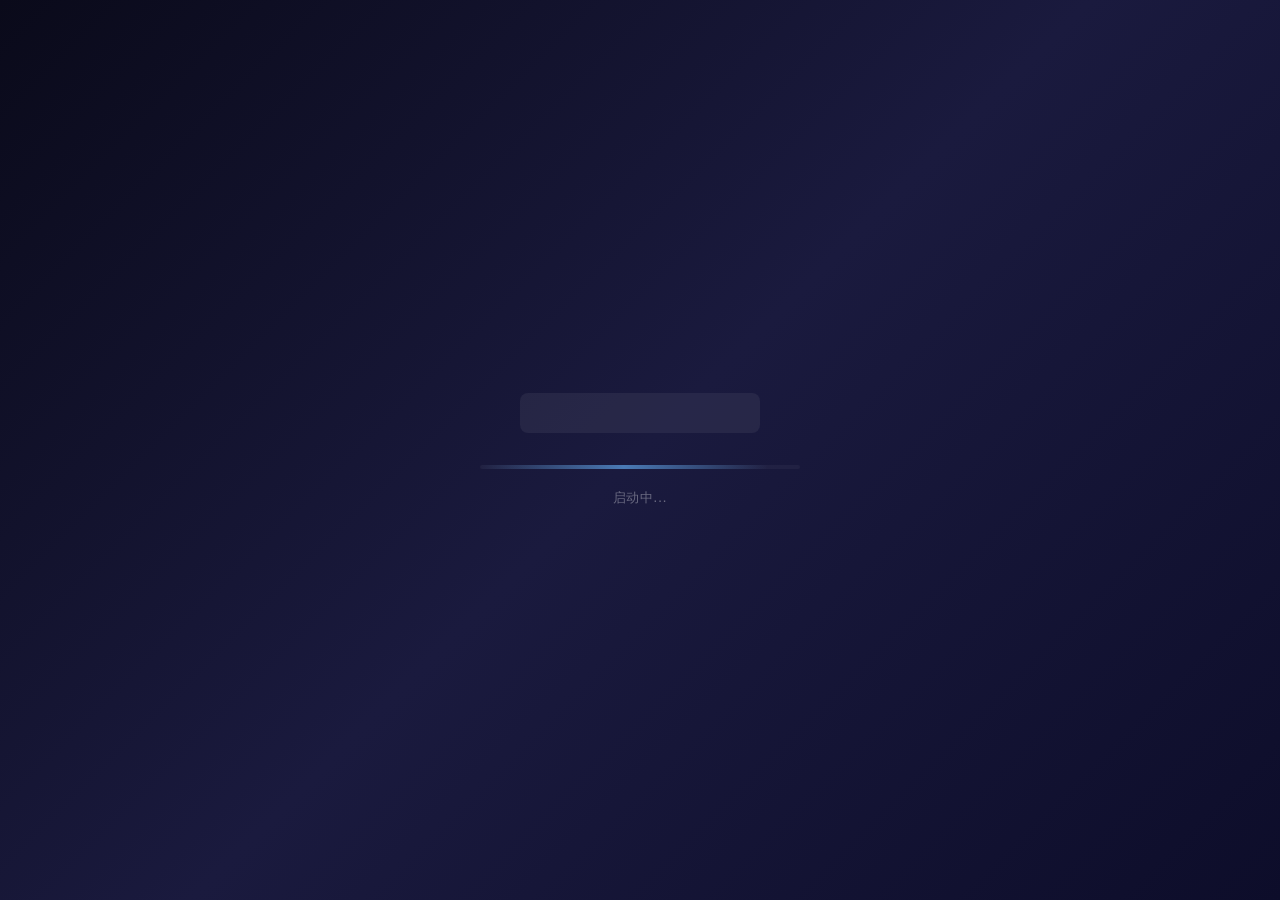
<file: index.html>
<!DOCTYPE html>
<html lang="zh-CN">
<head>
  <meta charset="UTF-8">
  <meta name="viewport" content="width=device-width, initial-scale=1.0">
  <title>五区之门 - 未来平台</title>
  <link rel="stylesheet" href="css/style.css">

  <!-- 预加载提示（不阻塞，仅提示浏览器提前建立连接） -->
  <link rel="dns-prefetch" href="//fonts.googleapis.com">
  <link rel="preconnect" href="https://13888285815.github.io">
  <link rel="preconnect" href="https://fonts.googleapis.com">

  <!-- 骨架屏CSS（首屏立即渲染，零JS依赖） -->
  <style>
    body { margin: 0; overflow: hidden; background: #0a0a1a; }
    #loading-screen {
      position: fixed; inset: 0; z-index: 9999;
      background: linear-gradient(135deg, #0a0a1a 0%, #1a1a3e 50%, #0d0d2a 100%);
      display: flex; flex-direction: column; align-items: center; justify-content: center;
      transition: opacity 0.5s;
    }
    #loading-screen.fade-out { opacity: 0; pointer-events: none; }
    .skeleton-title {
      width: 240px; height: 40px; background: rgba(255,255,255,0.06);
      border-radius: 8px; margin-bottom: 32px;
      animation: shimmer 1.5s infinite;
    }
    .skeleton-bar {
      width: 320px; height: 4px; background: rgba(255,255,255,0.04);
      border-radius: 2px; overflow: hidden;
    }
    #loading-progress {
      height: 100%; width: 0%;
      background: linear-gradient(90deg, transparent, rgba(100,180,255,0.6), transparent);
      border-radius: 2px; transition: width 0.3s;
      animation: shimmer 1.5s infinite;
    }
    @keyframes shimmer {
      0%,100% { background: rgba(255,255,255,0.06); }
      50% { background: rgba(255,255,255,0.12); }
    }
    .loading-tip {
      margin-top: 20px; color: rgba(255,255,255,0.35);
      font-size: 13px; font-family: system-ui, sans-serif;
      letter-spacing: 0.5px;
    }

    /* 2D后备界面样式（WebGL不支持时显示） */
    #fallback-2d {
      position: fixed; inset: 0; z-index: 10000;
      background: linear-gradient(135deg, #0a0a1a 0%, #1a1a3e 50%, #0d0d2a 100%);
      display: none; flex-direction: column; align-items: center; justify-content: center;
      color: white; font-family: system-ui, sans-serif;
    }
    #fallback-2d.show { display: flex; }
    .fallback-title {
      font-size: 32px; font-weight: 700; margin-bottom: 16px;
      background: linear-gradient(135deg, #FFD700, #FFA500);
      -webkit-background-clip: text; -webkit-text-fill-color: transparent;
      background-clip: text;
    }
    .fallback-subtitle {
      font-size: 16px; color: rgba(255,255,255,0.6); margin-bottom: 48px;
    }
    .fallback-zones {
      display: grid; grid-template-columns: repeat(5, 1fr); gap: 24px;
      max-width: 900px; width: 100%; padding: 0 24px;
    }
    .fallback-zone-card {
      background: rgba(255,255,255,0.08); border: 1px solid rgba(255,255,255,0.12);
      border-radius: 16px; padding: 24px; text-align: center;
      cursor: pointer; transition: all 0.3s; backdrop-filter: blur(10px);
    }
    .fallback-zone-card:hover {
      background: rgba(255,255,255,0.12); border-color: rgba(255,255,255,0.24);
      transform: translateY(-4px);
    }
    .fallback-zone-icon {
      font-size: 48px; margin-bottom: 12px; display: block;
    }
    .fallback-zone-name {
      font-size: 18px; font-weight: 600; margin-bottom: 8px;
    }
    .fallback-zone-desc {
      font-size: 13px; color: rgba(255,255,255,0.5); line-height: 1.5;
    }
    .fallback-tip {
      margin-top: 48px; font-size: 13px; color: rgba(255,255,255,0.35);
      padding: 12px 24px; background: rgba(255,255,255,0.04);
      border-radius: 8px; border: 1px solid rgba(255,255,255,0.08);
    }
    #museum-btn {
      position: fixed; bottom: 20px; right: 20px; z-index: 999;
      padding: 10px 20px; border: none; border-radius: 8px;
      background: linear-gradient(135deg, #3b82f6, #8b5cf6);
      color: #fff; font-size: 15px; cursor: pointer;
      transition: all 0.2s; display: none;
    }
    #museum-btn:hover { transform: translateY(-2px); box-shadow: 0 4px 12px rgba(59,130,246,0.4); }
    #museum-btn.visible { display: block; }
  </style>
</head>
<body>
  <!-- 骨架屏（纯CSS，HTML解析完立即显示） -->
  <div id="loading-screen">
    <div class="skeleton-title"></div>
    <div class="skeleton-bar">
      <div id="loading-progress"></div>
    </div>
    <div class="loading-tip">正在加载 3D 场景...</div>
  </div>

  <!-- 2D后备界面（WebGL不支持时显示，支持三层导航） -->
  <div id="fallback-2d">
    <div id="fallback-main">
      <div class="fallback-title">五区之门</div>
      <div class="fallback-subtitle">2D兼容模式 · 支持三层导航</div>
      <div class="fallback-zones">
        <div class="fallback-zone-card" onclick="window._fbShowZone('adult')">
          <span class="fallback-zone-icon">🏢</span>
          <div class="fallback-zone-name">成人区</div>
          <div class="fallback-zone-desc">商业区，付费服务、专业工具、企业级应用</div>
        </div>
        <div class="fallback-zone-card" onclick="window._fbShowZone('teen')">
          <span class="fallback-zone-icon">🎓</span>
          <div class="fallback-zone-name">青少年区</div>
          <div class="fallback-zone-desc">学习区，编程教育、学科辅导、兴趣培养</div>
        </div>
        <div class="fallback-zone-card" onclick="window._fbShowZone('children')">
          <span class="fallback-zone-icon">🧸</span>
          <div class="fallback-zone-name">儿童区</div>
          <div class="fallback-zone-desc">教育区，互动故事、益智游戏、安全教育</div>
        </div>
        <div class="fallback-zone-card" onclick="window._fbShowZone('elderly')">
          <span class="fallback-zone-icon">🏯</span>
          <div class="fallback-zone-name">老年区</div>
          <div class="fallback-zone-desc">公益区，大字版、语音助手、健康监测</div>
        </div>
        <div class="fallback-zone-card" onclick="window._fbShowZone('accessible')">
          <span class="fallback-zone-icon">♿</span>
          <div class="fallback-zone-name">残障友好区</div>
          <div class="fallback-zone-desc">无障碍区，高对比度、大字体、屏幕阅读器支持</div>
        </div>
      </div>
      <div class="fallback-tip">💡 提示：使用 Chrome/Firefox/Edge 最新版本可获得最佳3D体验</div>
    </div>
    <div id="fallback-zone-page" style="display:none"></div>
  </div>

  <div id="container"></div>

  <div id="ui-overlay">
    <div id="zone-prompt" class="hidden">
      <p id="zone-name"></p>
      <p id="zone-hint">点击进入</p>
    </div>
    <button id="back-button" class="hidden">返回五区之门</button>
    <div id="fps-counter" class="hidden">FPS: 0</div>
    <button id="museum-btn" class="hidden">🏛️ 博物馆</button>
  </div>

  <!--
    加载策略：
    1. HTML+CSS骨架屏：DOMContentLoaded < 200ms（纯静态，无JS依赖）
    2. Three.js：window.load 后 requestIdleCallback 触发（不在首屏关键路径）
    3. 业务模块：与Three.js同批次并行加载
    4. preconnect：提前预解析外部域名
    5. WebGL降级：不支持时显示2D后备界面
  -->
  <script>
  (function() {
    // 工具函数：动态加载JS
    function loadJS(src) {
      return new Promise(function(resolve, reject) {
        var s = document.createElement('script');
        s.src = src; s.onload = resolve; s.onerror = reject;
        document.head.appendChild(s);
      });
    }
    // 按序加载
    function loadSeq(arr) {
      return arr.reduce(function(chain, src) {
        return chain.then(function() { return loadJS(src); });
      }, Promise.resolve());
    }

    // 进度条
    function setProgress(pct, text) {
      var bar = document.getElementById('loading-progress');
      var tip = document.querySelector('.loading-tip');
      if (bar) bar.style.width = pct + '%';
      if (tip && text) tip.textContent = text;
    }

    // 骨架屏控制
    function hideLoading() {
      var ls = document.getElementById('loading-screen');
      if (ls) {
        ls.classList.add('fade-out');
        setTimeout(function() { if (ls.parentNode) ls.parentNode.removeChild(ls); }, 600);
      }
    }
    window.__removeLoadingScreen = hideLoading;

    // 显示2D后备界面
    window.__show2DFallback = function() {
      hideLoading();
      var fallback = document.getElementById('fallback-2d');
      if (fallback) fallback.classList.add('show');
    };

    // 加载2D后备界面
    function load2DFallback() {
      setProgress(100, '加载2D兼容模式...');
      setTimeout(function() {
        window.__show2DFallback();
      }, 500);
    }

    // 启动
    window.addEventListener('DOMContentLoaded', function() {
      setProgress(5, '检测环境...');

      // 轻量WebGL检测（无需Three.js）
      var webglSupported = false;
      try {
        var c = document.createElement('canvas');
        var gl = c.getContext('webgl2') || c.getContext('webgl');
        if (gl) { webglSupported = true; }
      } catch(e) { webglSupported = false; }

      if (!webglSupported) {
        setProgress(100, '检测到兼容模式，正在加载2D界面...');
        // WebGL不支持，加载2D后备界面
        load2DFallback();
        return;
      }

      setProgress(10, '加载3D引擎...');

      // 第一步：Three.js 改为 window.load 后触发（让首屏骨架屏先渲染）
      window.addEventListener('load', function onLoad() {
        window.removeEventListener('load', onLoad);
        var doIdle = window.requestIdleCallback || function(cb) { setTimeout(cb, 0); };
        doIdle(function() {
          loadJS('js/lib/three.min.js').then(function() {
            setProgress(40, '初始化模块...');

            // 第二步：业务模块并行加载（模块间无依赖关系）
            return Promise.all([
              loadJS('js/config.js'),
              loadJS('js/sceneManager.js'),
              loadJS('js/firstPersonController.js'),
              loadJS('js/buildingModels.js'),
              loadJS('js/particleEffects.js'),
              loadJS('js/doorInteraction.js'),
              loadJS('js/sceneLoader.js'),
              loadJS('js/zoneScenes.js'),
              loadJS('js/plaza.js'),
              loadJS('js/zonePanels.js'),
              loadJS('js/app.js')
            ]).then(() => {
              // 加载2D界面交互模块（需求文档§5.2.5）
              return loadJS('js/zoneInteraction.js');
            });
          }).then(function() {
            setProgress(90, '启动中...');
          }).catch(function(err) {
            console.error('[Loader] 加载失败:', err);
            // Three.js加载失败，显示2D后备界面
            load2DFallback();
          });
        });
      });

      // 兜底超时
      setTimeout(hideLoading, 8000);

      // 2D后备界面三层导航（WebGL fallback）
      window._fbShowZone = function(zoneId) {
        const mainDiv = document.getElementById('fallback-main');
        const pageDiv = document.getElementById('fallback-zone-page');
        if (!mainDiv || !pageDiv) return;
        mainDiv.style.display = 'none';
        const zoneData = {
          adult: { name: '🌆 成人区 · 商业中心', color: '#4361ee', bg: '#1a1a2e', modules: [
            { icon: '🤖', name: 'AI Agent 市场', desc: '专业AI助手', type: 'agent' },
            { icon: '🔧', name: 'Skill 交易市场', desc: '技能工具交易', type: 'skill' },
            { icon: '💰', name: 'Token 购买', desc: '灵活计费', type: 'token' },
            { icon: '📦', name: '个人仓库', desc: '类GitHub管理', type: 'repo' },
            { icon: '📊', name: '数据分析', desc: '智能分析报告', type: 'analytics' },
            { icon: '💵', name: '收入结算', desc: '查看收入提现', type: 'settlement' },
          ]},
          teen: { name: '🎒 青少年区 · 学习中心', color: '#2196F3', bg: '#E3F2FD', modules: [
            { icon: '💻', name: '编程教育 Agent', desc: 'Python/JavaScript入门', type: 'course' },
            { icon: '📐', name: '学科辅导 Agent', desc: '数学/物理/化学/英语', type: 'course' },
            { icon: '🎨', name: '兴趣培养 Agent', desc: '音乐/绘画/摄影', type: 'course' },
            { icon: '📈', name: '学习进度跟踪', desc: '可视化报告', type: 'progress' },
            { icon: '👨👩👧', name: '家长监控面板', desc: '使用时间、内容过滤', type: 'parent' },
          ]},
          children: { name: '🧸 儿童区 · 游乐中心', color: '#FF4081', bg: '#FFF9C4', modules: [
            { icon: '📖', name: '互动故事', desc: 'AI语音讲故事', type: 'story' },
            { icon: '🧩', name: '益智游戏', desc: '数学游戏、拼图', type: 'game' },
            { icon: '🚦', name: '安全教育', desc: '交通/消防/网络安全', type: 'safety' },
            { icon: '👨👩👧', name: '家长监控', desc: '内容过滤', type: 'parent' },
          ]},
          elderly: { name: '🏯 老年区 · 养生中心', color: '#8D6E63', bg: '#FFF3E0', modules: [
            { icon: '🎤', name: '语音助手', desc: '语音输入输出', type: 'voice' },
            { icon: '❤️', name: '健康监测', desc: '血压、血糖记录', type: 'health' },
            { icon: '🆘', name: '紧急呼叫', desc: '一键呼叫', type: 'emergency' },
            { icon: '🤝', name: '社区互助', desc: '志愿服务', type: 'community' },
            { icon: '🌿', name: '养生知识', desc: '健康生活指南', type: 'health' },
          ]},
          accessible: { name: '♿ 残障友好区 · 无障碍中心', color: '#FF6347', bg: '#fff', modules: [
            { icon: '🔊', name: '屏幕阅读器', desc: 'ARIA标签、语音朗读', type: 'screenreader' },
            { icon: '⌨️', name: '键盘导航', desc: 'Tab/Enter支持', type: 'keyboard' },
            { icon: '🎙️', name: '语音控制', desc: '语音命令替代点击', type: 'voice' },
            { icon: '🎨', name: '个性化设置', desc: '颜色、字体、语速', type: 'settings' },
            { icon: '👁️', name: '高对比度', desc: 'WCAG 2.1 AA', type: 'contrast' },
          ]},
        };
        const data = zoneData[zoneId];
        if (!data) return;
        pageDiv.innerHTML = `
          <div style="padding:20px;min-height:100vh;background:${data.bg}">
            <div style="display:flex;justify-content:space-between;align-items:center;padding:15px 20px;background:${data.color};border-radius:12px 12px 0 0">
              <div style="font-size:26px;font-weight:600;color:#fff">${data.name}</div>
              <button onclick="window._fbBack()" style="padding:10px 20px;border:none;border-radius:8px;background:rgba(255,255,255,0.3);color:#fff;font-size:16px;cursor:pointer">← 返回</button>
            </div>
            <div style="display:grid;grid-template-columns:repeat(auto-fill,minmax(260px,1fr));gap:16px;padding:20px">
              ${data.modules.map(m => `
                <div onclick="window._fbShowList('${zoneId}','${m.type}')" style="border-radius:12px;padding:20px;background:#fff;border:2px solid ${data.color};transition:transform 0.2s,box-shadow 0.2s;cursor:pointer"
                     onmouseenter="this.style.transform='translateY(-3px)';this.style.boxShadow='0 12px 30px rgba(0,0,0,0.15)'"
                     onmouseleave="this.style.transform='none';this.style.boxShadow='none'">
                  <div style="font-size:40px;margin-bottom:10px">${m.icon}</div>
                  <div style="font-size:18px;font-weight:600;margin-bottom:8px;color:${data.color}">${m.name}</div>
                  <div style="font-size:14px;color:#666">${m.desc}</div>
                </div>
              `).join('')}
            </div>
          </div>
        `;
        pageDiv.style.display = 'block';
      };

      window._fbShowList = function(zoneId, moduleType) {
        const pageDiv = document.getElementById('fallback-zone-page');
        if (!pageDiv) return;
        const zoneData = {
          adult: { color: '#4361ee', bg: '#1a1a2e', items: moduleType === 'agent' ? [
            { name: '编程助手', desc: 'Python/JavaScript代码生成与调试', price: 10, icon: '💻' },
            { name: '设计大师', desc: 'UI/UX设计建议与素材生成', price: 15, icon: '🎨' },
            { name: '数据分析师', desc: 'Excel/CSV数据可视化分析', price: 20, icon: '📊' },
            { name: '文案策划', desc: '营销文案、广告语生成', price: 8, icon: '✍️' },
          ] : [
            { name: '高级爬虫工具', desc: '支持反爬对抗，自动代理轮换', price: 50, icon: '🕷️' },
            { name: 'PDF转换器', desc: 'Word/Excel/图片转PDF，无水印', price: 20, icon: '📄' },
            { name: 'API调试器', desc: 'REST/GraphQL请求模拟，参数校验', price: 30, icon: '🔌' },
          ]},
          teen: { color: '#2196F3', bg: '#E3F2FD', items: [
            { name: 'Python入门', desc: '零基础Python编程入门，闯关式学习', price: 0, icon: '🐍' },
            { name: 'JavaScript小游戏', desc: '用JS制作贪吃蛇、俄罗斯方块', price: 0, icon: '🎮' },
            { name: 'Scratch创意编程', desc: '拖拽式编程，培养逻辑思维', price: 0, icon: '🧩' },
            { name: 'HTML/CSS网页制作', desc: '从零开始做自己的网站', price: 0, icon: '🌐' },
          ]},
          children: { color: '#FF4081', bg: '#FFF9C4', items: moduleType === 'story' ? [
            { name: '小红帽', desc: '经典格林童话，AI互动结局', icon: '🌲' },
            { name: '三只小猪', desc: '建造不同的房子，结果会怎样？', icon: '🏠' },
          ] : [
            { name: '数学大冒险', desc: '加减乘除闯关，锻炼计算能力', icon: '🔢' },
            { name: '记忆翻翻乐', desc: '翻牌配对，训练记忆力', icon: '🧠' },
          ]},
          elderly: { color: '#8D6E63', bg: '#FFF3E0', items: [
            { name: '春季养生指南', desc: '多吃蔬菜水果，少吃辛辣油腻，适当运动', icon: '🌿' },
            { name: '高血压自我管理', desc: '限制盐分摄入，每天不超过6克', icon: '🩸' },
            { name: '糖尿病饮食调理', desc: '控制碳水化合物摄入，少食多餐', icon: '💉' },
            { name: '睡眠健康指南', desc: '保持规律作息，每晚7-8小时睡眠', icon: '😴' },
          ]},
          accessible: { color: '#FF6347', bg: '#fff', items: [
            { name: '高对比度模式', desc: '增强文字与背景对比度', icon: '👁️' },
            { name: '大字体显示', desc: '字体放大至24px-36px可调', icon: '🔤' },
            { name: '语音朗读', desc: '自动朗读页面内容', icon: '🔊' },
            { name: '键盘导航', desc: '支持Tab/Enter等键盘操作', icon: '⌨️' },
          ]},
        };
        const data = zoneData[zoneId];
        if (!data) return;
        pageDiv.innerHTML = `
          <div style="padding:20px;min-height:100vh;background:${data.bg}">
            <div style="display:flex;justify-content:space-between;align-items:center;padding:15px 20px;background:${data.color};border-radius:12px 12px 0 0">
              <div style="font-size:22px;font-weight:600;color:#fff">列表</div>
              <button onclick="window._fbShowZone('${zoneId}')" style="padding:10px 20px;border:none;border-radius:8px;background:rgba(255,255,255,0.3);color:#fff;font-size:16px;cursor:pointer">← 返回</button>
            </div>
            <div style="display:grid;grid-template-columns:repeat(auto-fill,minmax(260px,1fr));gap:16px;padding:20px">
              ${data.items.map(item => `
                <div style="border-radius:12px;padding:20px;background:#fff;border:2px solid ${data.color};cursor:pointer"
                     onclick="alert('正在启动 ${item.name}...')">
                  <div style="font-size:40px;margin-bottom:10px">${item.icon}</div>
                  <div style="font-size:18px;font-weight:600;margin-bottom:8px;color:${data.color}">${item.name}</div>
                  <div style="font-size:14px;color:#666;margin-bottom:10px">${item.desc}</div>
                  ${item.price !== undefined ? `<div style="color:#f72585;font-weight:600">💰 ${item.price} Token${item.price === 0 ? '（免费）' : '/次'}</div>` : ''}
                </div>
              `).join('')}
            </div>
          </div>
        `;
      };


      window._fbBack = function() {
        const mainDiv = document.getElementById('fallback-main');
        const pageDiv = document.getElementById('fallback-zone-page');
        if (mainDiv) mainDiv.style.display = 'block';
        if (pageDiv) pageDiv.style.display = 'none';
      };
    });
  })();
  </script>
</body>
</html>
</file>
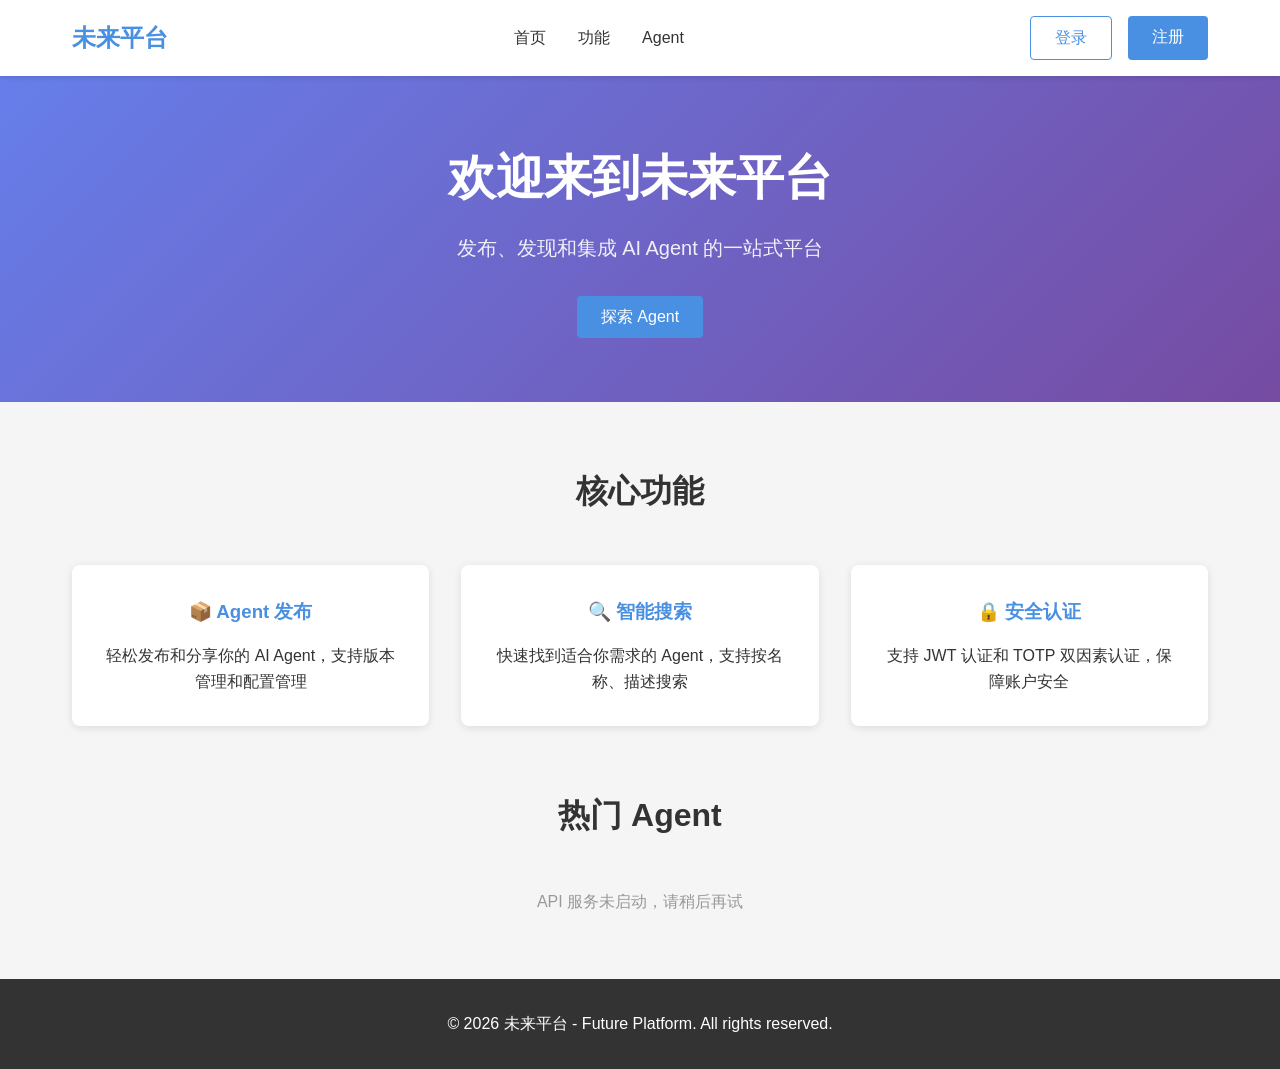
<file: platform/index.html>
<!DOCTYPE html>
<html lang="zh-CN">
<head>
    <meta charset="UTF-8">
    <meta name="viewport" content="width=device-width, initial-scale=1.0">
    <title>未来平台 - Future Platform</title>
    <script src="config.js"></script>
    <style>
        * {
            margin: 0;
            padding: 0;
            box-sizing: border-box;
        }

        body {
            font-family: -apple-system, BlinkMacSystemFont, "Segoe UI", Roboto, "Helvetica Neue", Arial, sans-serif;
            line-height: 1.6;
            color: #333;
            background: #f5f5f5;
        }

        /* 头部导航 */
        header {
            background: #fff;
            box-shadow: 0 2px 4px rgba(0,0,0,0.1);
            position: sticky;
            top: 0;
            z-index: 100;
        }

        nav {
            max-width: 1200px;
            margin: 0 auto;
            padding: 1rem 2rem;
            display: flex;
            justify-content: space-between;
            align-items: center;
        }

        .logo {
            font-size: 1.5rem;
            font-weight: bold;
            color: #4A90E2;
        }

        .nav-links {
            display: flex;
            gap: 2rem;
            list-style: none;
        }

        .nav-links a {
            text-decoration: none;
            color: #333;
            font-weight: 500;
        }

        .nav-links a:hover {
            color: #4A90E2;
        }

        .auth-buttons {
            display: flex;
            gap: 1rem;
        }

        .btn {
            padding: 0.5rem 1.5rem;
            border: none;
            border-radius: 4px;
            cursor: pointer;
            font-size: 1rem;
            text-decoration: none;
            display: inline-block;
        }

        .btn-primary {
            background: #4A90E2;
            color: white;
        }

        .btn-secondary {
            background: transparent;
            color: #4A90E2;
            border: 1px solid #4A90E2;
        }

        /* Hero 区 */
        .hero {
            background: linear-gradient(135deg, #667eea 0%, #764ba2 100%);
            color: white;
            text-align: center;
            padding: 4rem 2rem;
        }

        .hero h1 {
            font-size: 3rem;
            margin-bottom: 1rem;
        }

        .hero p {
            font-size: 1.25rem;
            margin-bottom: 2rem;
            opacity: 0.9;
        }

        /* 功能展示区 */
        .features {
            max-width: 1200px;
            margin: 4rem auto;
            padding: 0 2rem;
        }

        .features h2 {
            text-align: center;
            font-size: 2rem;
            margin-bottom: 3rem;
        }

        .feature-grid {
            display: grid;
            grid-template-columns: repeat(auto-fit, minmax(300px, 1fr));
            gap: 2rem;
        }

        .feature-card {
            background: white;
            padding: 2rem;
            border-radius: 8px;
            box-shadow: 0 2px 8px rgba(0,0,0,0.1);
            text-align: center;
        }

        .feature-card h3 {
            color: #4A90E2;
            margin-bottom: 1rem;
        }

        /* Agent 列表区 */
        .agents {
            max-width: 1200px;
            margin: 4rem auto;
            padding: 0 2rem;
        }

        .agents h2 {
            text-align: center;
            font-size: 2rem;
            margin-bottom: 3rem;
        }

        .agent-grid {
            display: grid;
            grid-template-columns: repeat(auto-fill, minmax(280px, 1fr));
            gap: 2rem;
        }

        .agent-card {
            background: white;
            border-radius: 8px;
            box-shadow: 0 2px 8px rgba(0,0,0,0.1);
            padding: 1.5rem;            transition: transform 0.2s;
        }

        .agent-card:hover {
            transform: translateY(-4px);
            box-shadow: 0 4px 12px rgba(0,0,0,0.15);
        }

        .agent-card h3 {
            color: #333;
            margin-bottom: 0.5rem;
        }

        .agent-card p {
            color: #666;
            font-size: 0.9rem;
        }

        .agent-author {
            color: #4A90E2;
            font-size: 0.85rem;
            margin-top: 1rem;
        }

        /* 页脚 */
        footer {
            background: #333;
            color: white;
            text-align: center;
            padding: 2rem;
            margin-top: 4rem;
        }

        /* 响应式 */
        @media (max-width: 768px) {
            nav {
                flex-direction: column;
                gap: 1rem;
            }

            .nav-links {
                gap: 1rem;
            }

            .hero h1 {
                font-size: 2rem;
            }

            .feature-grid,
            .agent-grid {
                grid-template-columns: 1fr;
            }
        }
    </style>
</head>
<body>
    <header>
        <nav>
            <div class="logo">未来平台</div>
            <ul class="nav-links">
                <li><a href="#home">首页</a></li>
                <li><a href="#features">功能</a></li>
                <li><a href="#agents">Agent</a></li>
            </ul>
            <div class="auth-buttons">
                <a href="login.html" class="btn btn-secondary">登录</a>
                <a href="register.html" class="btn btn-primary">注册</a>
            </div>
        </nav>
    </header>

    <section class="hero" id="home">
        <h1>欢迎来到未来平台</h1>
        <p>发布、发现和集成 AI Agent 的一站式平台</p>
        <a href="#agents" class="btn btn-primary">探索 Agent</a>
    </section>

    <section class="features" id="features">
        <h2>核心功能</h2>
        <div class="feature-grid">
            <div class="feature-card">
                <h3>📦 Agent 发布</h3>
                <p>轻松发布和分享你的 AI Agent，支持版本管理和配置管理</p>
            </div>
            <div class="feature-card">
                <h3>🔍 智能搜索</h3>
                <p>快速找到适合你需求的 Agent，支持按名称、描述搜索</p>
            </div>
            <div class="feature-card">
                <h3>🔒 安全认证</h3>
                <p>支持 JWT 认证和 TOTP 双因素认证，保障账户安全</p>
            </div>
        </div>
    </section>

    <section class="agents" id="agents">
        <h2>热门 Agent</h2>
        <div class="agent-grid" id="agent-list">
            <!-- Agent 卡片将通过 JavaScript 动态加载 -->
        </div>
    </section>

    <footer>
        <p>&copy; 2026 未来平台 - Future Platform. All rights reserved.</p>
    </footer>

    <script>
        // 检查登录状态
        function checkAuth() {
            const token = localStorage.getItem('token');
            const authButtons = document.querySelector('.auth-buttons');
            
            if (token) {
                authButtons.innerHTML = `
                    <a href="profile.html" class="btn btn-secondary">个人中心</a>
                    <button onclick="logout()" class="btn btn-secondary">登出</button>
                `;
            }
        }

        // 登出
        function logout() {
            localStorage.removeItem('token');
            localStorage.removeItem('username');
            window.location.href = 'login.html';
        }

        // 加载 Agent 列表
        async function loadAgents() {
            try {
                const response = await fetch(`${PLATFORM_CONFIG.API_BASE}/api/v1/agents`);
                if (response.ok) {
                    const agents = await response.json();
                    const agentList = document.getElementById('agent-list');
                    
                    if (agents.length === 0) {
                        agentList.innerHTML = '<p style="text-align:center;grid-column:1/-1;">暂无 Agent，快来发布第一个吧！</p>';
                    } else {
                        agentList.innerHTML = agents.map(agent => `
                            <div class="agent-card">
                                <h3>${agent.name}</h3>
                                <p>${agent.description || '暂无描述'}</p>
                                <div class="agent-author">作者: ${agent.author}</div>
                                <div style="margin-top:0.5rem;font-size:0.8rem;color:#999;">
                                    版本: ${agent.version} | 状态: ${agent.status}
                                </div>
                            </div>
                        `).join('');
                    }
                } else {
                    console.error('Failed to load agents');                }
            } catch (error) {
                console.error('Error loading agents:', error);
                document.getElementById('agent-list').innerHTML = 
                    '<p style="text-align:center;grid-column:1/-1;color:#999;">API 服务未启动，请稍后再试</p>';
            }
        }

        // 页面加载时执行
        checkAuth();
        loadAgents();
    </script>
</body>
</html>
</file>
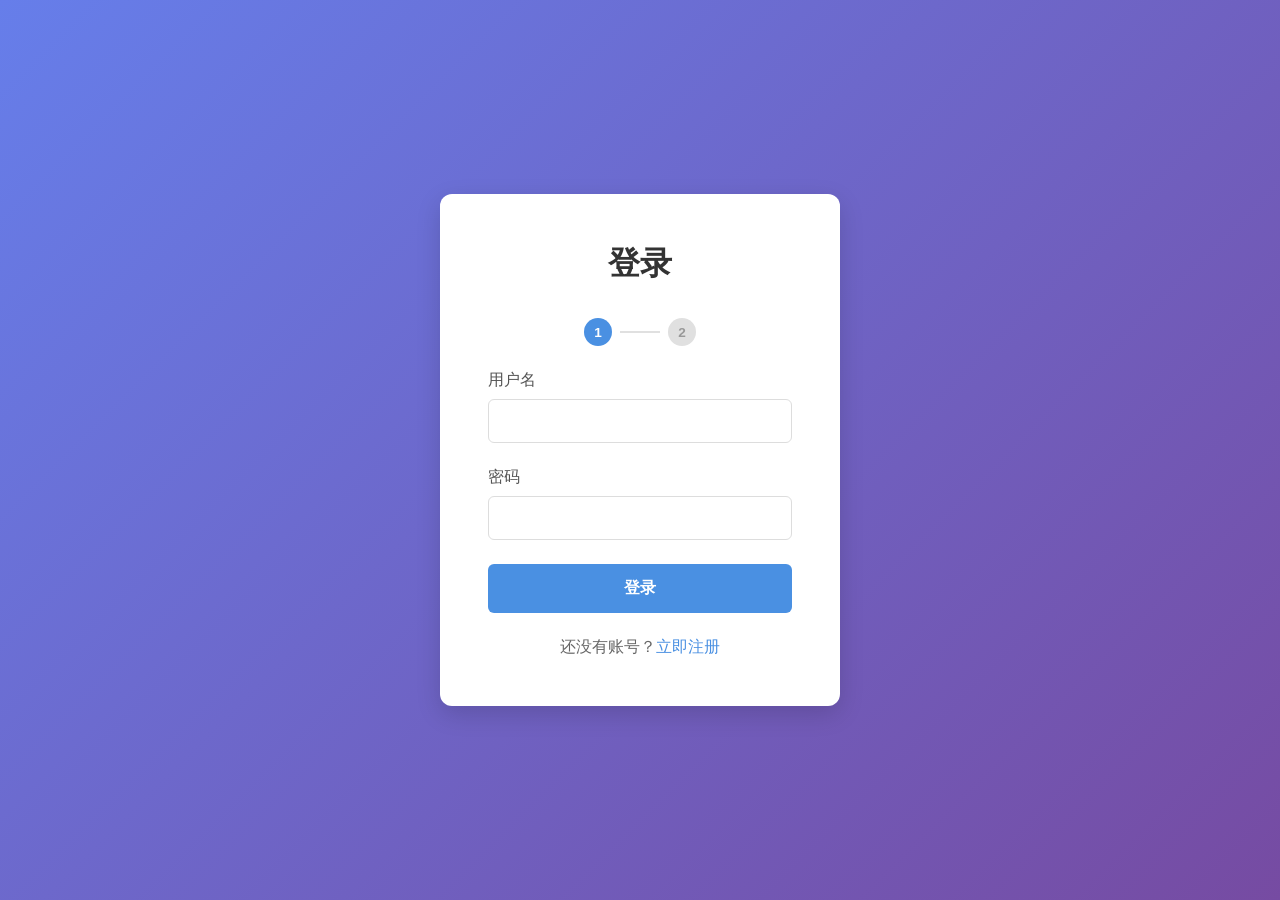
<file: platform/login.html>
<!DOCTYPE html>
<html lang="zh-CN">
<head>
    <meta charset="UTF-8">
    <meta name="viewport" content="width=device-width, initial-scale=1.0">
    <title>登录 - 未来平台</title>
    <script src="config.js"></script>
    <style>
        * {
            margin: 0;
            padding: 0;
            box-sizing: border-box;
        }

        body {
            font-family: -apple-system, BlinkMacSystemFont, "Segoe UI", Roboto, "Helvetica Neue", Arial, sans-serif;
            background: linear-gradient(135deg, #667eea 0%, #764ba2 100%);
            min-height: 100vh;
            display: flex;
            align-items: center;
            justify-content: center;
        }

        .login-container {
            background: white;
            border-radius: 12px;
            box-shadow: 0 8px 24px rgba(0,0,0,0.15);
            padding: 3rem;
            width: 100%;
            max-width: 400px;
        }

        h1 {
            text-align: center;
            color: #333;
            margin-bottom: 2rem;
            font-size: 2rem;
        }

        .form-group {
            margin-bottom: 1.5rem;
        }

        label {
            display: block;
            margin-bottom: 0.5rem;
            color: #555;
            font-weight: 500;
        }

        input {
            width: 100%;
            padding: 0.75rem;
            border: 1px solid #ddd;
            border-radius: 6px;
            font-size: 1rem;
            transition: border-color 0.2s;
        }

        input:focus {
            outline: none;
            border-color: #4A90E2;
        }

        .btn {
            width: 100%;
            padding: 0.875rem;
            background: #4A90E2;
            color: white;
            border: none;
            border-radius: 6px;
            font-size: 1rem;
            font-weight: 600;
            cursor: pointer;
            transition: background 0.2s;
        }

        .btn:hover {
            background: #357ABD;
        }

        .btn:disabled {
            background: #ccc;
            cursor: not-allowed;
        }

        .error-message {
            background: #fee;
            color: #c33;
            padding: 0.75rem;
            border-radius: 6px;
            margin-bottom: 1rem;
            display: none;
        }

        .info-message {
            background: #d1ecf1;
            color: #0c5460;
            padding: 0.75rem;
            border-radius: 6px;
            margin-bottom: 1rem;
            display: none;
            text-align: center;
        }

        .success-message {
            background: #d4edda;
            color: #155724;
            padding: 0.75rem;
            border-radius: 6px;
            margin-bottom: 1rem;
            display: none;
        }

        .link-text {
            text-align: center;
            margin-top: 1.5rem;
            color: #666;
        }

        .link-text a {
            color: #4A90E2;
            text-decoration: none;
            font-weight: 500;
        }

        .link-text a:hover {
            text-decoration: underline;
        }

        /* TOTP 验证码输入 */
        .totp-section {
            display: none;
        }

        .totp-section.active {
            display: block;
        }

        .totp-input-wrapper {
            display: flex;
            gap: 0.5rem;
            justify-content: center;
            margin-bottom: 1rem;
        }

        .totp-digit {
            width: 48px;
            height: 56px;
            text-align: center;
            font-size: 1.5rem;
            font-weight: 700;
            border: 2px solid #ddd;
            border-radius: 8px;
            transition: border-color 0.2s;
        }

        .totp-digit:focus {
            outline: none;
            border-color: #4A90E2;
            box-shadow: 0 0 0 3px rgba(74, 144, 226, 0.2);
        }

        .totp-hint {
            text-align: center;
            color: #666;
            font-size: 0.85rem;
            margin-bottom: 1rem;
        }

        .back-to-login {
            background: none;
            border: none;
            color: #4A90E2;
            cursor: pointer;
            font-size: 0.9rem;
            display: block;
            margin: 0 auto;
            padding: 0.5rem;
        }

        .back-to-login:hover {
            text-decoration: underline;
        }

        /* 步骤指示器 */
        .step-indicator {
            display: flex;
            align-items: center;
            justify-content: center;
            gap: 0.5rem;
            margin-bottom: 1.5rem;
        }

        .step {
            width: 28px;
            height: 28px;
            border-radius: 50%;
            background: #e0e0e0;
            color: #999;
            display: flex;
            align-items: center;
            justify-content: center;
            font-size: 0.85rem;
            font-weight: 600;
        }

        .step.active {
            background: #4A90E2;
            color: white;
        }

        .step.done {
            background: #28a745;
            color: white;
        }

        .step-line {
            width: 40px;
            height: 2px;
            background: #e0e0e0;
        }

        .step-line.active {
            background: #4A90E2;
        }
    </style>
</head>
<body>
    <div class="login-container">
        <h1>登录</h1>

        <!-- 步骤指示器 -->
        <div class="step-indicator">
            <div class="step active" id="step1">1</div>
            <div class="step-line" id="step-line"></div>
            <div class="step" id="step2">2</div>
        </div>

        <div class="error-message" id="error-message"></div>
        <div class="info-message" id="info-message"></div>

        <!-- 步骤1: 用户名+密码 -->
        <form id="login-form">
            <div class="form-group">
                <label for="username">用户名</label>
                <input type="text" id="username" name="username" required autocomplete="username">
            </div>
            <div class="form-group">
                <label for="password">密码</label>
                <input type="password" id="password" name="password" required autocomplete="current-password">
            </div>
            <button type="submit" class="btn" id="login-btn">登录</button>
        </form>

        <!-- 步骤2: TOTP 验证码 -->
        <div class="totp-section" id="totp-section">
            <div class="totp-hint">请输入 Authenticator 应用中的 6 位验证码</div>
            <div class="totp-input-wrapper" id="totp-inputs">
                <input type="text" maxlength="1" class="totp-digit" data-index="0" inputmode="numeric" pattern="[0-9]">
                <input type="text" maxlength="1" class="totp-digit" data-index="1" inputmode="numeric" pattern="[0-9]">
                <input type="text" maxlength="1" class="totp-digit" data-index="2" inputmode="numeric" pattern="[0-9]">
                <input type="text" maxlength="1" class="totp-digit" data-index="3" inputmode="numeric" pattern="[0-9]">
                <input type="text" maxlength="1" class="totp-digit" data-index="4" inputmode="numeric" pattern="[0-9]">
                <input type="text" maxlength="1" class="totp-digit" data-index="5" inputmode="numeric" pattern="[0-9]">
            </div>
            <button type="button" class="btn" id="verify-totp-btn">验证并登录</button>
            <button type="button" class="back-to-login" id="back-btn">← 返回密码登录</button>
        </div>

        <div class="link-text">
            还没有账号？<a href="register.html">立即注册</a>
        </div>
    </div>

    <script>
        const loginForm = document.getElementById('login-form');
        const errorMessage = document.getElementById('error-message');
        const infoMessage = document.getElementById('info-message');
        const loginBtn = document.getElementById('login-btn');
        const totpSection = document.getElementById('totp-section');
        const verifyTotpBtn = document.getElementById('verify-totp-btn');
        const backBtn = document.getElementById('back-btn');
        const step1 = document.getElementById('step1');
        const step2 = document.getElementById('step2');
        const stepLine = document.getElementById('step-line');

        let pendingUsername = '';

        // 显示/隐藏消息
        function showError(msg) {
            errorMessage.textContent = msg;
            errorMessage.style.display = 'block';
            infoMessage.style.display = 'none';
        }

        function showInfo(msg) {
            infoMessage.textContent = msg;
            infoMessage.style.display = 'block';
            errorMessage.style.display = 'none';
        }

        function hideMessages() {
            errorMessage.style.display = 'none';
            infoMessage.style.display = 'none';
        }

        // 切换到 TOTP 步骤
        function showTotpStep(username) {
            pendingUsername = username;
            loginForm.style.display = 'none';
            totpSection.classList.add('active');
            step1.classList.remove('active');
            step1.classList.add('done');
            step1.textContent = '✓';
            step2.classList.add('active');
            stepLine.classList.add('active');
            hideMessages();
            // 自动聚焦第一个输入框
            setTimeout(() => document.querySelector('.totp-digit').focus(), 100);
        }

        // 返回密码步骤
        function backToPasswordStep() {
            loginForm.style.display = 'block';
            totpSection.classList.remove('active');
            step1.classList.remove('done');
            step1.classList.add('active');
            step1.textContent = '1';
            step2.classList.remove('active');
            stepLine.classList.remove('active');
            hideMessages();
            // 清空 TOTP 输入
            document.querySelectorAll('.totp-digit').forEach(d => d.value = '');
            document.getElementById('password').value = '';
        }

        // TOTP 输入框自动跳转
        document.querySelectorAll('.totp-digit').forEach((input, idx) => {
            input.addEventListener('input', (e) => {
                const val = e.target.value.replace(/[^0-9]/g, '');
                e.target.value = val;
                if (val && idx < 5) {
                    document.querySelectorAll('.totp-digit')[idx + 1].focus();
                }
                // 6位输满自动提交
                if (idx === 5 && val) {
                    const code = Array.from(document.querySelectorAll('.totp-digit')).map(d => d.value).join('');
                    if (code.length === 6) {
                        verifyTotpBtn.click();
                    }
                }
            });

            input.addEventListener('keydown', (e) => {
                if (e.key === 'Backspace' && !e.target.value && idx > 0) {
                    document.querySelectorAll('.totp-digit')[idx - 1].focus();
                }
            });

            // 支持粘贴完整验证码
            input.addEventListener('paste', (e) => {
                e.preventDefault();
                const paste = (e.clipboardData || window.clipboardData).getData('text').replace(/[^0-9]/g, '');
                if (paste.length === 6) {
                    document.querySelectorAll('.totp-digit').forEach((d, i) => d.value = paste[i]);
                    document.querySelectorAll('.totp-digit')[5].focus();
                    setTimeout(() => verifyTotpBtn.click(), 200);
                }
            });
        });

        // 步骤1: 提交密码
        loginForm.addEventListener('submit', async (e) => {
            e.preventDefault();
            const username = document.getElementById('username').value.trim();
            const password = document.getElementById('password').value;

            hideMessages();
            loginBtn.disabled = true;
            loginBtn.textContent = '登录中...';

            try {
                const response = await fetch(`${PLATFORM_CONFIG.API_BASE}/api/v1/auth/login`, {
                    method: 'POST',
                    headers: { 'Content-Type': 'application/json' },
                    body: JSON.stringify({ username, password })
                });

                const data = await response.json();

                if (response.ok && data.requires_2fa) {
                    // 需要 TOTP 验证
                    showTotpStep(username);
                } else if (response.ok && data.token) {
                    // 直接登录成功
                    localStorage.setItem('token', data.token);
                    localStorage.setItem('username', username);
                    window.location.href = 'index.html';
                } else {
                    showError(data.error || '登录失败，请检查用户名和密码');
                }
            } catch (error) {
                showError('网络错误，请稍后重试');
                console.error('Login error:', error);
            } finally {
                loginBtn.disabled = false;
                loginBtn.textContent = '登录';
            }
        });

        // 步骤2: 验证 TOTP
        verifyTotpBtn.addEventListener('click', async () => {
            const code = Array.from(document.querySelectorAll('.totp-digit')).map(d => d.value).join('');
            if (code.length !== 6) {
                showError('请输入完整的 6 位验证码');
                return;
            }

            hideMessages();
            verifyTotpBtn.disabled = true;
            verifyTotpBtn.textContent = '验证中...';

            try {
                const response = await fetch(`${PLATFORM_CONFIG.API_BASE}/api/v1/auth/verify-2fa`, {
                    method: 'POST',
                    headers: { 'Content-Type': 'application/json' },
                    body: JSON.stringify({ username: pendingUsername, code })
                });

                const data = await response.json();

                if (response.ok && data.token) {
                    localStorage.setItem('token', data.token);
                    localStorage.setItem('username', pendingUsername);
                    window.location.href = 'index.html';
                } else {
                    showError(data.error || '验证码错误，请重试');
                    document.querySelectorAll('.totp-digit').forEach(d => d.value = '');
                    document.querySelector('.totp-digit').focus();
                }
            } catch (error) {
                showError('网络错误，请稍后重试');
                console.error('2FA error:', error);
            } finally {
                verifyTotpBtn.disabled = false;
                verifyTotpBtn.textContent = '验证并登录';
            }
        });

        backBtn.addEventListener('click', backToPasswordStep);
    </script>
</body>
</html>
</file>
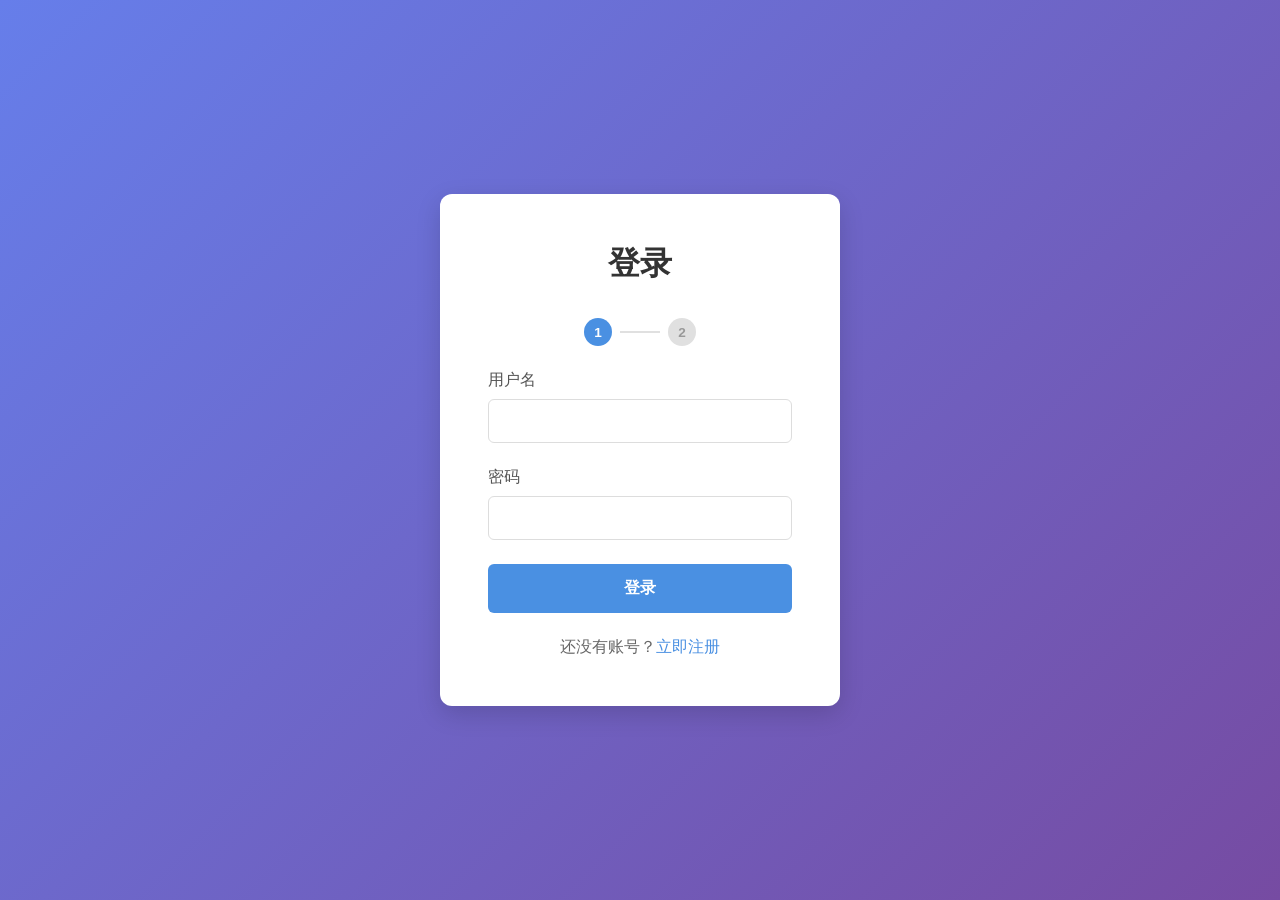
<file: platform/profile.html>
<!DOCTYPE html>
<html lang="zh-CN">
<head>
    <meta charset="UTF-8">
    <meta name="viewport" content="width=device-width, initial-scale=1.0">
    <title>账户安全 - 未来平台</title>
    <script src="config.js"></script>
    <style>
        * { margin: 0; padding: 0; box-sizing: border-box; }
        body {
            font-family: -apple-system, BlinkMacSystemFont, "Segoe UI", Roboto, "Helvetica Neue", Arial, sans-serif;
            background: #f5f5f5;
            min-height: 100vh;
            color: #333;
        }
        header {
            background: #fff;
            box-shadow: 0 2px 4px rgba(0,0,0,0.1);
            position: sticky;
            top: 0;
            z-index: 100;
        }
        nav {
            max-width: 1200px;
            margin: 0 auto;
            padding: 1rem 2rem;
            display: flex;
            justify-content: space-between;
            align-items: center;
        }
        .logo {
            font-size: 1.5rem;
            font-weight: bold;
            color: #4A90E2;
            text-decoration: none;
        }
        .btn {
            padding: 0.5rem 1.5rem;
            border: none;
            border-radius: 4px;
            cursor: pointer;
            font-size: 1rem;
            text-decoration: none;
            display: inline-block;
        }
        .btn-primary { background: #4A90E2; color: white; }
        .btn-secondary { background: transparent; color: #4A90E2; border: 1px solid #4A90E2; }
        .btn-danger { background: #dc3545; color: white; }
        .btn:hover { opacity: 0.85; }
        .btn:disabled { background: #ccc; cursor: not-allowed; }

        .container {
            max-width: 800px;
            margin: 2rem auto;
            padding: 0 2rem;
        }

        .card {
            background: white;
            border-radius: 12px;
            box-shadow: 0 2px 8px rgba(0,0,0,0.1);
            padding: 2rem;
            margin-bottom: 1.5rem;
        }

        .card h2 {
            color: #333;
            margin-bottom: 1rem;
            padding-bottom: 0.75rem;
            border-bottom: 2px solid #f0f0f0;
        }

        .card h2 .icon {
            font-size: 1.3em;
            margin-right: 0.5rem;
        }

        .status-badge {
            display: inline-block;
            padding: 0.25rem 0.75rem;
            border-radius: 12px;
            font-size: 0.85rem;
            font-weight: 600;
        }
        .status-enabled { background: #d4edda; color: #155724; }
        .status-disabled { background: #f8d7da; color: #721c24; }

        .user-info {
            display: flex;
            align-items: center;
            gap: 1.5rem;
            margin-bottom: 1rem;
        }
        .user-avatar {
            width: 64px;
            height: 64px;
            border-radius: 50%;
            background: linear-gradient(135deg, #667eea 0%, #764ba2 100%);
            display: flex;
            align-items: center;
            justify-content: center;
            color: white;
            font-size: 1.5rem;
            font-weight: bold;
        }
        .user-details h3 { margin-bottom: 0.25rem; }
        .user-details p { color: #666; font-size: 0.9rem; }

        /* TOTP 设置 */
        .totp-setup-area {
            display: none;
        }
        .totp-setup-area.active {
            display: block;
        }

        .qr-container {
            text-align: center;
            margin: 1.5rem 0;
        }
        .qr-container img {
            max-width: 256px;
            border: 8px solid #f8f9fa;
            border-radius: 8px;
            image-rendering: pixelated;
        }
        .qr-container p {
            color: #666;
            font-size: 0.85rem;
            margin-top: 0.75rem;
        }
        .secret-text {
            background: #f8f9fa;
            padding: 0.75rem;
            border-radius: 6px;
            font-family: 'Courier New', monospace;
            font-size: 0.9rem;
            text-align: center;
            margin: 1rem 0;
            word-break: break-all;
            user-select: all;
        }

        .activate-form {
            display: flex;
            gap: 0.75rem;
            max-width: 400px;
            margin: 1rem auto 0;
        }
        .activate-form input {
            flex: 1;
            padding: 0.75rem;
            border: 1px solid #ddd;
            border-radius: 6px;
            font-size: 1rem;
            text-align: center;
            letter-spacing: 0.5em;
        }
        .activate-form input:focus {
            outline: none;
            border-color: #4A90E2;
        }

        .disable-form {
            max-width: 400px;
            margin: 1rem auto 0;
            text-align: center;
        }
        .disable-form input {
            width: 100%;
            padding: 0.75rem;
            border: 1px solid #ddd;
            border-radius: 6px;
            font-size: 1rem;
            text-align: center;
            letter-spacing: 0.5em;
            margin-bottom: 0.75rem;
        }
        .disable-form input:focus {
            outline: none;
            border-color: #4A90E2;
        }

        .message {
            padding: 0.75rem;
            border-radius: 6px;
            margin-top: 1rem;
            text-align: center;
            display: none;
        }
        .message.error { background: #fee; color: #c33; display: block; }
        .message.success { background: #d4edda; color: #155724; display: block; }
        .message.info { background: #d1ecf1; color: #0c5460; display: block; }

        .action-row {
            margin-top: 1rem;
            text-align: center;
        }
    </style>
</head>
<body>
    <header>
        <nav>
            <a href="index.html" class="logo">未来平台</a>
            <div style="display:flex;gap:1rem;align-items:center;">
                <span id="nav-username" style="color:#666;"></span>
                <a href="index.html" class="btn btn-secondary">首页</a>
                <button onclick="logout()" class="btn btn-secondary">登出</button>
            </div>
        </nav>
    </header>

    <div class="container">
        <!-- 用户信息卡 -->
        <div class="card">
            <h2><span class="icon">👤</span>账户信息</h2>
            <div class="user-info">
                <div class="user-avatar" id="avatar-letter">U</div>
                <div class="user-details">
                    <h3 id="display-username">加载中...</h3>
                    <p id="display-email">-</p>
                </div>
            </div>
        </div>

        <!-- 安全设置卡 -->
        <div class="card">
            <h2><span class="icon">🔒</span>两步验证（TOTP）</h2>
            <p>使用 Authenticator 应用（如 Google Authenticator）生成一次性验证码，增强账户安全。</p>
            
            <div style="margin-top:1rem;">
                当前状态：<span class="status-badge" id="totp-status-badge">加载中</span>
            </div>

            <!-- TOTP 未启用：显示设置按钮 -->
            <div id="totp-disabled-section">
                <div class="action-row">
                    <button class="btn btn-primary" id="setup-btn" onclick="setupTOTP()">启用两步验证</button>
                </div>
            </div>

            <!-- TOTP 设置区域（扫码+激活）-->
            <div class="totp-setup-area" id="totp-setup-area">
                <hr style="margin:1.5rem 0;border:none;border-top:1px solid #f0f0f0;">
                <h3 style="margin-bottom:0.5rem;">📱 扫码绑定</h3>
                <p style="color:#666;font-size:0.9rem;margin-bottom:1rem;">
                    使用 Google Authenticator 或 Microsoft Authenticator 扫描下方二维码
                </p>
                <div class="qr-container">
                    <img id="qr-image" alt="TOTP QR Code">
                </div>
                <p style="text-align:center;color:#999;font-size:0.85rem;">或手动输入密钥：</p>
                <div class="secret-text" id="secret-text">-</div>

                <h3 style="margin:1.5rem 0 0.5rem;">✅ 输入验证码激活</h3>
                <p style="color:#666;font-size:0.9rem;margin-bottom:1rem;">输入 Authenticator 中显示的 6 位验证码以完成绑定</p>
                <div class="activate-form">
                    <input type="text" id="activate-code" placeholder="000000" maxlength="6" inputmode="numeric">
                    <button class="btn btn-primary" id="activate-btn" onclick="activateTOTP()">激活</button>
                </div>
                <div class="message" id="activate-message"></div>
                <div class="action-row">
                    <button class="btn btn-secondary" onclick="cancelSetup()">取消</button>
                </div>
            </div>

            <!-- TOTP 已启用：显示禁用按钮 -->
            <div id="totp-enabled-section" style="display:none;">
                <div class="disable-form">
                    <p style="color:#666;font-size:0.9rem;margin-bottom:1rem;">输入当前验证码以禁用两步验证</p>
                    <input type="text" id="disable-code" placeholder="000000" maxlength="6" inputmode="numeric">
                    <button class="btn btn-danger" id="disable-btn" onclick="disableTOTP()">禁用两步验证</button>
                    <div class="message" id="disable-message"></div>
                </div>
            </div>
        </div>
    </div>

    <script>
        // const API_BASE = '/api/v1';  // Now loaded from config.js as PLATFORM_CONFIG.API_BASE
        let token = localStorage.getItem('token');
        let username = localStorage.getItem('username');

        // 检查登录状态
        if (!token || !username) {
            window.location.href = 'login.html';
        }

        // 初始化
        document.getElementById('nav-username').textContent = username;
        document.getElementById('avatar-letter').textContent = username.charAt(0).toUpperCase();
        document.getElementById('display-username').textContent = username;
        loadUserEmail();
        loadTOTPStatus();

        // 加载用户邮箱
        async function loadUserEmail() {
            try {
                const r = await fetch(`${PLATFORM_CONFIG.API_BASE}/api/v1/users/${username}`, {
                    headers: { 'Authorization': `Bearer ${token}` }
                });
                if (r.ok) {
                    const d = await r.json();
                    document.getElementById('display-email').textContent = d.email || '-';
                }
            } catch (e) { console.error(e); }
        }

        // 加载 TOTP 状态
        async function loadTOTPStatus() {
            try {
                const r = await fetch(`${PLATFORM_CONFIG.API_BASE}/api/v1/auth/totp/status?username=${username}`, {
                    headers: { 'Authorization': `Bearer ${token}` }
                });
                if (r.ok) {
                    const d = await r.json();
                    updateTOTPUI(d.totp_enabled);
                }
            } catch (e) {
                console.error(e);
                document.getElementById('totp-status-badge').textContent = '加载失败';
            }
        }

        function updateTOTPUI(enabled) {
            const badge = document.getElementById('totp-status-badge');
            const disabledSection = document.getElementById('totp-disabled-section');
            const enabledSection = document.getElementById('totp-enabled-section');

            if (enabled) {
                badge.textContent = '已启用';
                badge.className = 'status-badge status-enabled';
                disabledSection.style.display = 'none';
                enabledSection.style.display = 'block';
            } else {
                badge.textContent = '未启用';
                badge.className = 'status-badge status-disabled';
                disabledSection.style.display = 'block';
                enabledSection.style.display = 'none';
            }
        }

        // 设置 TOTP
        async function setupTOTP() {
            const btn = document.getElementById('setup-btn');
            btn.disabled = true;
            btn.textContent = '生成中...';

            try {
                const r = await fetch(`${PLATFORM_CONFIG.API_BASE}/api/v1/auth/totp/setup?username=${username}`, {
                    headers: { 'Authorization': `Bearer ${token}` }
                });
                if (r.ok) {
                    const d = await r.json();
                    // 显示 QR 码（base64）
                    document.getElementById('qr-image').src = `data:image/png;base64,${d.qr_code}`;
                    document.getElementById('secret-text').textContent = d.secret;
                    document.getElementById('totp-setup-area').classList.add('active');
                    document.getElementById('setup-btn').parentElement.parentElement.style.display = 'none';
                } else {
                    const d = await r.json();
                    alert(d.detail || '生成失败');
                }
            } catch (e) {
                alert('网络错误');
            } finally {
                btn.disabled = false;
                btn.textContent = '启用两步验证';
            }
        }

        // 激活 TOTP
        async function activateTOTP() {
            const code = document.getElementById('activate-code').value.trim();
            const msgEl = document.getElementById('activate-message');
            const btn = document.getElementById('activate-btn');

            if (!/^\d{6}$/.test(code)) {
                msgEl.className = 'message error';
                msgEl.textContent = '请输入 6 位数字验证码';
                return;
            }

            btn.disabled = true;
            btn.textContent = '激活中...';
            msgEl.className = 'message';
            msgEl.style.display = 'none';

            try {
                const r = await fetch(`${PLATFORM_CONFIG.API_BASE}/api/v1/auth/totp/activate?username=${username}&code=${code}`, {
                    method: 'POST',
                    headers: { 'Authorization': `Bearer ${token}` }
                });
                if (r.ok) {
                    msgEl.className = 'message success';
                    msgEl.textContent = '✅ 两步验证已启用！下次登录时将需要验证码';
                    updateTOTPUI(true);
                    setTimeout(() => {
                        document.getElementById('totp-setup-area').classList.remove('active');
                    }, 2000);
                } else {
                    const d = await r.json();
                    msgEl.className = 'message error';
                    msgEl.textContent = d.detail || '验证码错误，请重试';
                }
            } catch (e) {
                msgEl.className = 'message error';
                msgEl.textContent = '网络错误';
            } finally {
                btn.disabled = false;
                btn.textContent = '激活';
            }
        }

        // 禁用 TOTP
        async function disableTOTP() {
            const code = document.getElementById('disable-code').value.trim();
            const msgEl = document.getElementById('disable-message');
            const btn = document.getElementById('disable-btn');

            if (!/^\d{6}$/.test(code)) {
                msgEl.className = 'message error';
                msgEl.textContent = '请输入 6 位数字验证码';
                return;
            }

            if (!confirm('确定要禁用两步验证吗？这将降低账户安全性。')) return;

            btn.disabled = true;
            btn.textContent = '禁用中...';
            msgEl.className = 'message';
            msgEl.style.display = 'none';

            try {
                const r = await fetch(`${PLATFORM_CONFIG.API_BASE}/api/v1/auth/totp/disable?username=${username}&code=${code}`, {
                    method: 'POST',
                    headers: { 'Authorization': `Bearer ${token}` }
                });
                if (r.ok) {
                    msgEl.className = 'message success';
                    msgEl.textContent = '两步验证已禁用';
                    updateTOTPUI(false);
                    document.getElementById('disable-code').value = '';
                } else {
                    const d = await r.json();
                    msgEl.className = 'message error';
                    msgEl.textContent = d.detail || '验证码错误';
                }
            } catch (e) {
                msgEl.className = 'message error';
                msgEl.textContent = '网络错误';
            } finally {
                btn.disabled = false;
                btn.textContent = '禁用两步验证';
            }
        }

        function cancelSetup() {
            document.getElementById('totp-setup-area').classList.remove('active');
            document.getElementById('totp-disabled-section').querySelector('.action-row').parentElement.style.display = 'block';
        }

        function logout() {
            localStorage.removeItem('token');
            localStorage.removeItem('username');
            window.location.href = 'login.html';
        }
    </script>
</body>
</html>
</file>
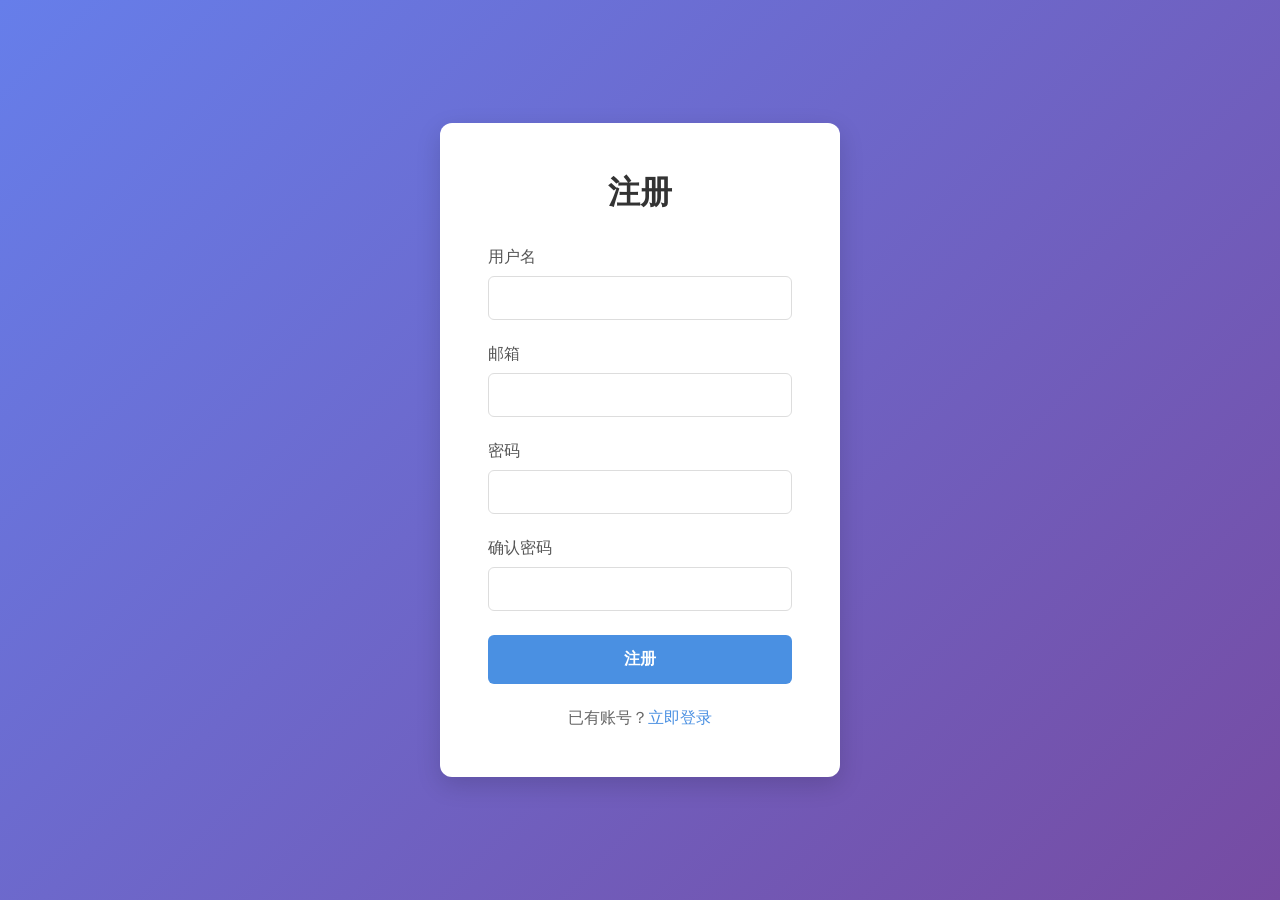
<file: platform/register.html>
<!DOCTYPE html>
<html lang="zh-CN">
<head>
    <meta charset="UTF-8">
    <meta name="viewport" content="width=device-width, initial-scale=1.0">
    <title>注册 - 未来平台</title>
    <script src="config.js"></script>
    <style>
        * {
            margin: 0;
            padding: 0;
            box-sizing: border-box;
        }

        body {
            font-family: -apple-system, BlinkMacSystemFont, "Segoe UI", Roboto, "Helvetica Neue", Arial, sans-serif;
            background: linear-gradient(135deg, #667eea 0%, #764ba2 100%);
            min-height: 100vh;
            display: flex;
            align-items: center;
            justify-content: center;
        }

        .register-container {
            background: white;
            border-radius: 12px;
            box-shadow: 0 8px 24px rgba(0,0,0,0.15);
            padding: 3rem;
            width: 100%;
            max-width: 400px;
        }

        h1 {
            text-align: center;
            color: #333;
            margin-bottom: 2rem;
            font-size: 2rem;
        }

        .form-group {
            margin-bottom: 1.5rem;
        }

        label {
            display: block;
            margin-bottom: 0.5rem;
            color: #555;
            font-weight: 500;
        }

        input {
            width: 100%;
            padding: 0.75rem;
            border: 1px solid #ddd;
            border-radius: 6px;
            font-size: 1rem;
            transition: border-color 0.2s;
        }

        input:focus {
            outline: none;
            border-color: #4A90E2;
        }

        .btn {
            width: 100%;
            padding: 0.875rem;
            background: #4A90E2;
            color: white;
            border: none;
            border-radius: 6px;
            font-size: 1rem;
            font-weight: 600;
            cursor: pointer;
            transition: background 0.2s;
        }

        .btn:hover {
            background: #357ABD;
        }

        .btn:disabled {
            background: #ccc;
            cursor: not-allowed;
        }

        .error-message {
            background: #fee;
            color: #c33;
            padding: 0.75rem;
            border-radius: 6px;
            margin-bottom: 1rem;
            display: none;
        }

        .success-message {
            background: #d4edda;
            color: #155724;
            padding: 0.75rem;
            border-radius: 6px;
            margin-bottom: 1rem;
            display: none;
        }

        .link-text {
            text-align: center;
            margin-top: 1.5rem;
            color: #666;
        }

        .link-text a {
            color: #4A90E2;
            text-decoration: none;
            font-weight: 500;
        }

        .link-text a:hover {
            text-decoration: underline;
        }
    </style>
</head>
<body>
    <div class="register-container">
        <h1>注册</h1>
        <div class="error-message" id="error-message"></div>
        <div class="success-message" id="success-message"></div>
        <form id="register-form">
            <div class="form-group">
                <label for="username">用户名</label>
                <input type="text" id="username" name="username" required autocomplete="username">
            </div>
            <div class="form-group">
                <label for="email">邮箱</label>
                <input type="email" id="email" name="email" required autocomplete="email">
            </div>
            <div class="form-group">
                <label for="password">密码</label>
                <input type="password" id="password" name="password" required autocomplete="new-password">
            </div>
            <div class="form-group">
                <label for="confirm-password">确认密码</label>
                <input type="password" id="confirm-password" name="confirm-password" required autocomplete="new-password">
            </div>
            <button type="submit" class="btn" id="register-btn">注册</button>
        </form>
        <div class="link-text">
            已有账号？<a href="login.html">立即登录</a>
        </div>
    </div>

    <script>
        const registerForm = document.getElementById('register-form');
        const errorMessage = document.getElementById('error-message');
        const successMessage = document.getElementById('success-message');
        const registerBtn = document.getElementById('register-btn');

        registerForm.addEventListener('submit', async (e) => {
            e.preventDefault();
            
            const username = document.getElementById('username').value;
            const email = document.getElementById('email').value;
            const password = document.getElementById('password').value;
            const confirmPassword = document.getElementById('confirm-password').value;

            // 验证密码
            if (password !== confirmPassword) {
                errorMessage.textContent = '两次输入的密码不一致';
                errorMessage.style.display = 'block';
                successMessage.style.display = 'none';
                return;
            }

            // 隐藏之前的消息
            errorMessage.style.display = 'none';
            successMessage.style.display = 'none';
            registerBtn.disabled = true;
            registerBtn.textContent = '注册中...';

            try {
                const response = await fetch(`${PLATFORM_CONFIG.API_BASE}/api/v1/auth/register`, {
                    method: 'POST',
                    headers: {
                        'Content-Type': 'application/json'
                    },
                    body: JSON.stringify({ username, email, password })
                });

                const data = await response.json();

                if (response.ok) {
                    // 注册成功
                    successMessage.textContent = '注册成功！正在跳转到登录页面...';
                    successMessage.style.display = 'block';
                    
                    setTimeout(() => {
                        window.location.href = 'login.html';
                    }, 1500);
                } else {
                    // 注册失败
                    errorMessage.textContent = data.error || '注册失败，请重试';
                    errorMessage.style.display = 'block';
                }
            } catch (error) {
                errorMessage.textContent = '网络错误，请稍后重试';
                errorMessage.style.display = 'block';
                console.error('Register error:', error);
            } finally {
                registerBtn.disabled = false;
                registerBtn.textContent = '注册';
            }
        });
    </script>
</body>
</html>
</file>
<file: css/style.css>
/* web/css/main-3d.css - 五区之门3D场景样式 */

/* 全局重置 */
* {
  margin: 0;
  padding: 0;
  box-sizing: border-box;
}

body {
  font-family: -apple-system, BlinkMacSystemFont, "Segoe UI", Roboto, sans-serif;
  overflow: hidden;
  background: #000;
  color: #fff;
}

/* Three.js canvas全屏铺满 */
canvas {
  display: block;
  width: 100%;
  height: 100%;
}

/* 3D场景容器 */
#container {
  width: 100vw;
  height: 100vh;
  position: fixed;
  top: 0;
  left: 0;
  z-index: 1;
}

/* 加载屏幕 */
#loading-screen {
  position: fixed;
  top: 0;
  left: 0;
  width: 100vw;
  height: 100vh;
  background: linear-gradient(135deg, #667eea 0%, #764ba2 100%);
  display: flex;
  flex-direction: column;
  justify-content: center;
  align-items: center;
  z-index: 1000;
  transition: opacity 0.5s ease-out;
}

#loading-screen.fade-out {
  opacity: 0;
  pointer-events: none;
}

#loading-bar {
  width: 300px;
  height: 4px;
  background: rgba(255, 255, 255, 0.2);
  border-radius: 2px;
  overflow: hidden;
  margin-bottom: 20px;
}

#loading-progress {
  width: 0%;
  height: 100%;
  background: #fff;
  border-radius: 2px;
  transition: width 0.3s ease;
}

#loading-text {
  font-size: 18px;
  color: #fff;
  text-align: center;
}

/* UI叠加层 */
#ui-overlay {
  position: fixed;
  top: 0;
  left: 0;
  width: 100vw;
  height: 100vh;
  z-index: 100;
  pointer-events: none; /* 允许点击穿透到3D场景 */
}

/* 区域名称提示 */
#zone-prompt {
  position: absolute;
  bottom: 100px;
  left: 50%;
  transform: translateX(-50%);
  background: rgba(0, 0, 0, 0.7);
  padding: 15px 30px;
  border-radius: 10px;
  text-align: center;
  pointer-events: none;
  animation: fadeIn 0.3s ease;
}

#zone-prompt.hidden {
  display: none;
}

#zone-name {
  font-size: 24px;
  font-weight: bold;
  margin-bottom: 5px;
}

#zone-hint {
  font-size: 14px;
  color: #aaa;
}

/* 返回按钮 */
#back-button {
  position: absolute;
  top: 20px;
  left: 20px;
  padding: 10px 20px;
  background: rgba(0, 0, 0, 0.7);
  color: #fff;
  border: 1px solid #fff;
  border-radius: 5px;
  cursor: pointer;
  font-size: 16px;
  pointer-events: all; /* 允许点击 */
  transition: background 0.3s ease;
}

#back-button.hidden {
  display: none;
}

#back-button:hover {
  background: rgba(255, 255, 255, 0.2);
}

/* FPS显示 */
#fps-counter {
  position: absolute;
  top: 20px;
  right: 20px;
  padding: 5px 10px;
  background: rgba(0, 0, 0, 0.5);
  border-radius: 3px;
  font-size: 14px;
  font-family: monospace;
}

#fps-counter.hidden {
  display: none;
}

/* 动画 */
@keyframes fadeIn {
  from {
    opacity: 0;
    transform: translateX(-50%) translateY(10px);
  }
  to {
    opacity: 1;
    transform: translateX(-50%) translateY(0);
  }
}

/* 响应式 */
@media (max-width: 768px) {
  #zone-name {
    font-size: 18px;
  }
  
  #zone-hint {
    font-size: 12px;
  }
  
  #back-button {
    padding: 8px 15px;
    font-size: 14px;
  }
}

/* 2D区域界面叠加层 */
#zone-2d-interface {
  position: fixed;
  top: 0;
  left: 0;
  width: 100%;
  height: 100%;
  z-index: 1000;
  overflow-y: auto;
}

/* 2D降级界面 */
#fallback-2d {
  position: fixed;
  top: 0;
  left: 0;
  width: 100%;
  height: 100%;
  z-index: 1000;
  overflow-y: auto;
}
</file>
